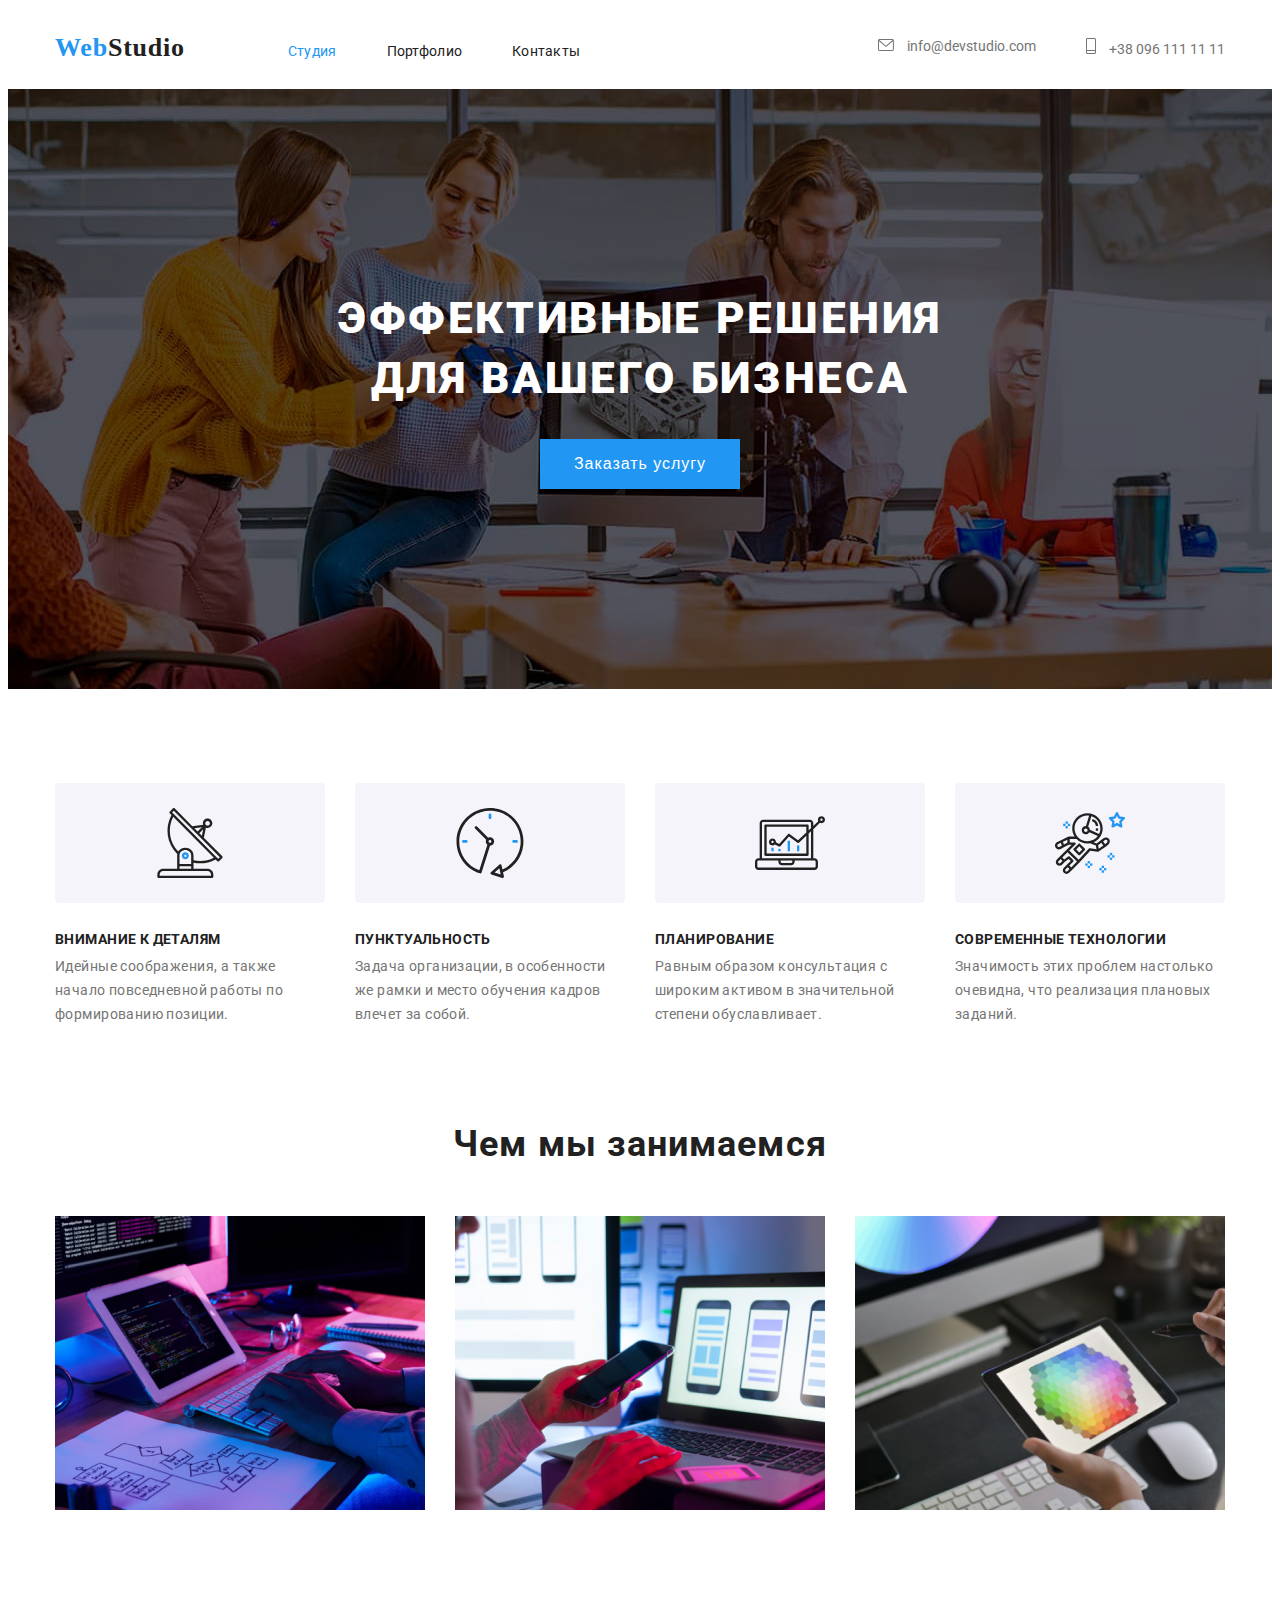
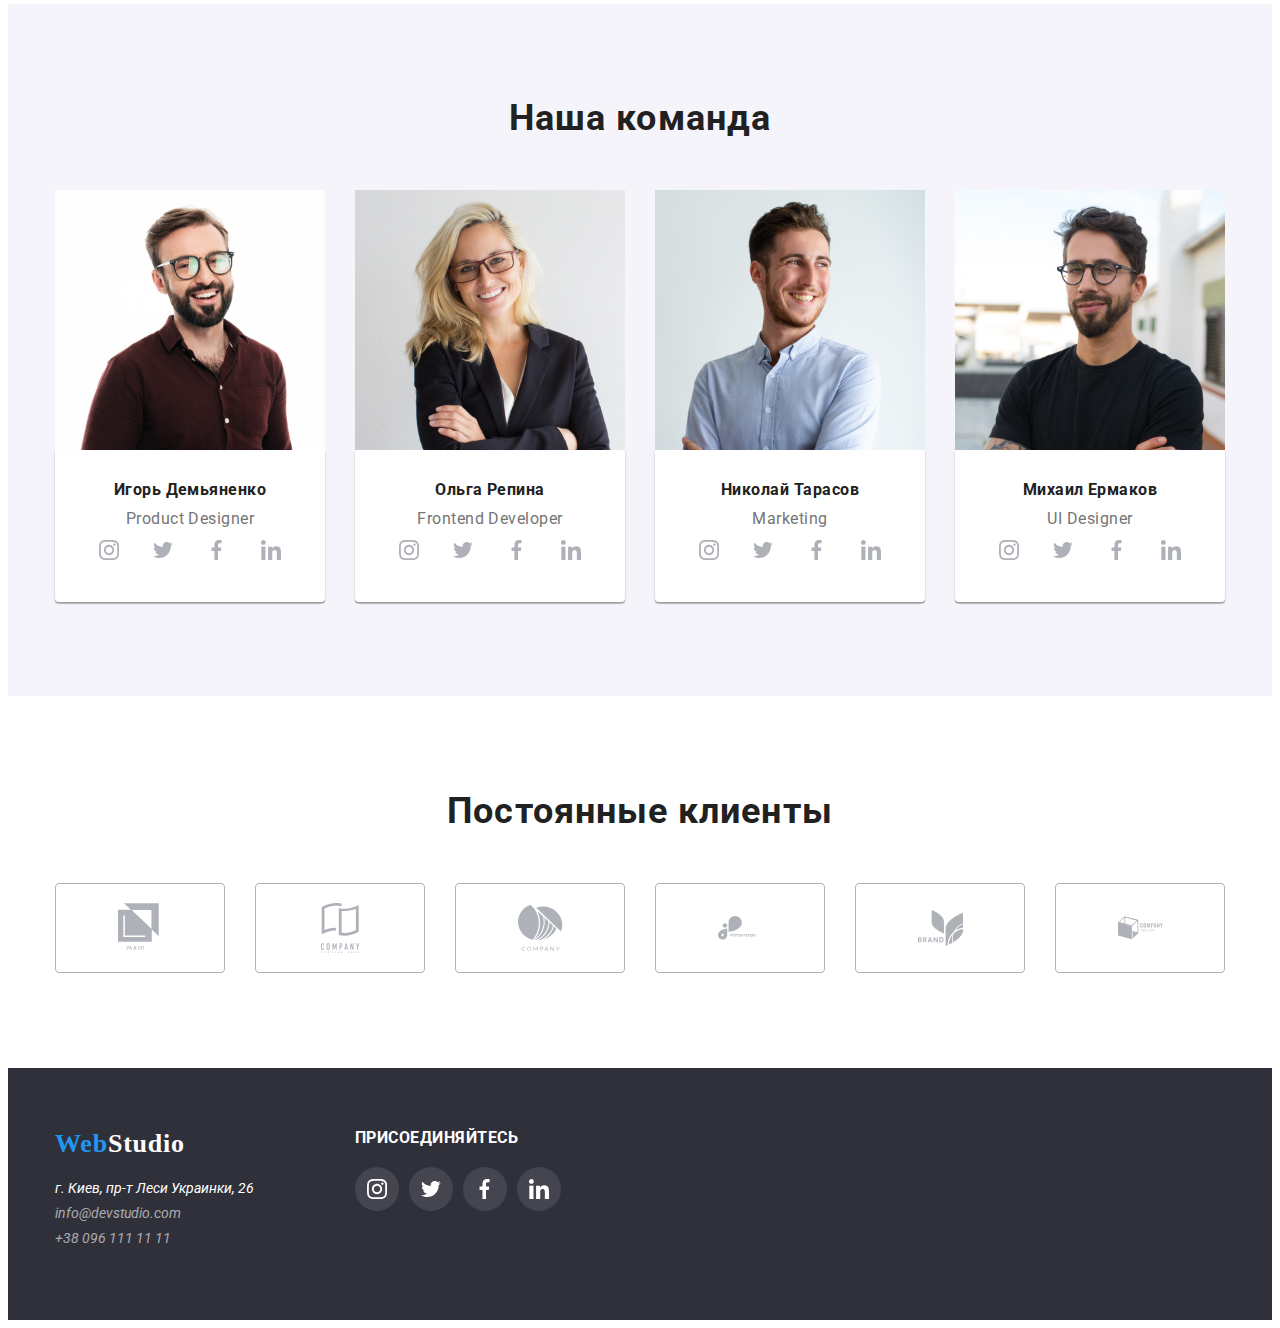
<file: index.html>
<!DOCTYPE html>
<html lang="ru">
  <head>
    <meta charset="UTF-8"/>
    <meta name="viewport" content="width=device-width, initial-scale=1.0"/>
    <title>Web Studio</title>
    <link rel="stylesheet" href="photo"/>
    <link rel="stylesheet" href="https://cdnjs.cloudflare.com/ajax/libs/modern-normalize/1.0.0/modern-normalize.css" integrity="sha512-Zx6MlUMKSVJoQ+83OwhdILe8cSEsCzfqThJd7J/VA2UrK6Ctj85p+xzqfyuNXE5B1k25uUdmJ2OzItbBy9GHAQ==" crossorigin="anonymous" />
    <link rel="stylesheet" href="portfolio.html">
    <link href="https://fonts.googleapis.com/css2?family=Roboto:wght@500&display=swap" rel="stylesheet">
    <link rel="stylesheet" href="css/style.css">
  </head>
  <body>
    <header class="header">
      <div class="container header-container">
        <nav class="nav">
          <a href="./" class="logo"><span class="logo-blye">Web</span>Studio</a>
          <ul class="menu">
            <li class="focus-studio nav-text">
              <a href="#" class="link">Студия</a>
            </li>
            <li class="nav-text">
              <a href="portfolio.html" class="link">Портфолио</a>
            </li>
            <li class="nav-text">
              <a href="#contact" class="link">Контакты</a>
            </li>
          </ul>
        </nav>
        <ul class="nav-contact">
          <li class="link-contact">
            <a href="mailto:info@devstudio.com" class="link link-svg">
              <svg class="social-item-nav-svg">
                <use href="./photo/sprite/symbol-defs.svg#icon-mail"></use>
              </svg>
            info@devstudio.com</a>
          </li>
          <li class="link-contact">
            <a href="tel:+380961111111" class="link link-svg"> 
              <svg class="social-item-nav-svg phone-svg">
                <use href="./photo/sprite/symbol-defs.svg#icon-phone"></use>
              </svg>
            +38 096 111 11 11</a>
          </li>
        </ul>
      </div>
    </header>
    <main>
      <section class="hero">
        <div class="container">
          <div class="hero-box">
            <h1 class="hero-text">Эффективные решения для вашего бизнеса</h1>
            <button type="button" class="btn btn-text">Заказать услугу</button>
          </div>
        </div>
      </section>
      <section class="lesson-details">
        <div class="container">
          <ul class="ability">
            <li class="ability-box">
              <h3 class="ability-headlines">Внимание к деталям</h3>
              <p class="ability-text">
                Идейные соображения, а также начало повседневной работы по
                формированию позиции.
              </p>
            </li>
            <li class="ability-box">
              <h3 class="ability-headlines">Пунктуальность</h3>
              <p class="ability-text">
                Задача организации, в особенности же рамки и место обучения кадров
                влечет за собой.
              </p>
            </li>
            <li class="ability-box">
              <h3 class="ability-headlines">Планирование</h3>
              <p class="ability-text">
                Равным образом консультация с широким активом в значительной
                степени обуславливает.
              </p>
            </li>
            <li class="ability-box">
              <h3 class="ability-headlines">Современные технологии</h3>
              <p class="ability-text">
                Значимость этих проблем настолько очевидна, что реализация
                плановых заданий.
              </p>
            </li>
          </ul>
          <div class="our-occupation">
            <h2 class="classes">Чем мы занимаемся</h2>
            <ul class="gallery">
              <li class="photo-occupation">
                <img src="photo/img.jpg" alt="Програмирование" width="370" height="294"/>
              </li>
              <li class="photo-occupation">
                <img src="photo/img-2.jpg" alt="Стилизация" width="370" height="294"/>
              </li>
              <li class="photo-occupation">
                <img src="photo/img-3.jpg" alt="Дизайн" width="370" height="294"/>
              </li>
            </ul>
          </div>
        </div>
      </section>
      <section class="team">
        <div class="container">
          <h2 class="classes">Наша команда</h2>
          <ul class="team-photo">
            <li class="team-photo-item">
              <img src="photo/team/img-1.jpg" alt="Игорь Демьяненко" width="270" height="260"/>
              <div class="name-profession">
                <h3 class="name">Игорь Демьяненко</h3>
                <p class="profession">Product Designer</p>
                <ul class="social">
                  <li class="social-list"><a target="blank" class="social-link-svg" href="https://www.instagram.com">
                    <svg class="social-item-svg">
                      <use href="./photo/sprite/symbol-defs.svg#icon-instagram"></use>
                    </svg>  
                  </a></li>
                  <li class="social-list"><a target="blank" class="social-link-svg" href="https://twitter.com/home?lang=ru">
                    <svg class="social-item-svg">
                      <use href="./photo/sprite/symbol-defs.svg#icon-twitter"></use>
                    </svg>
                  </a></li>
                  <li class="social-list"><a target="blank" class="social-link-svg" href="https://twitter.com/home?lang=ru">
                    <svg class="social-item-svg">
                      <use href="./photo/sprite/symbol-defs.svg#icon-facebook"></use>
                    </svg>
                  </a></li>
                  <li class="social-list"><a target="blank" class="social-link-svg" href="https://www.linkedin.com">
                    <svg class="social-item-svg">
                      <use href="./photo/sprite/symbol-defs.svg#icon-linkedin"></use>
                    </svg>
                  </a></li>
                </ul> 
              </div>
            </li>
            <li class="team-photo-item">
              <img src="photo/team/img-2.jpg" alt="Ольга Репина" width="270" height="260"/>
              <div class="name-profession">
                <h3 class="name">Ольга Репина</h3>
                <p class="profession">Frontend Developer</p>
                <ul class="social">
                  <li class="social-list"><a target="blank" class="social-link-svg" href="https://www.instagram.com">
                    <svg class="social-item-svg">
                      <use href="./photo/sprite/symbol-defs.svg#icon-instagram"></use>
                    </svg>  
                  </a></li>
                  <li class="social-list"><a target="blank" class="social-link-svg" href="https://twitter.com/home?lang=ru">
                    <svg class="social-item-svg">
                      <use href="./photo/sprite/symbol-defs.svg#icon-twitter"></use>
                    </svg>
                  </a></li>
                  <li class="social-list"><a target="blank" class="social-link-svg" href="https://twitter.com/home?lang=ru">
                    <svg class="social-item-svg">
                      <use href="./photo/sprite/symbol-defs.svg#icon-facebook"></use>
                    </svg>
                  </a></li>
                  <li class="social-list"><a target="blank" class="social-link-svg" href="https://www.linkedin.com">
                    <svg class="social-item-svg">
                      <use href="./photo/sprite/symbol-defs.svg#icon-linkedin"></use>
                    </svg>
                  </a></li>
                </ul> 
              </div>
            </li>
            <li class="team-photo-item">
              <img src="photo/team/img-3.jpg" alt="Николай Тарасов" width="270" height="260"/>
              <div class="name-profession">
                <h3 class="name">Николай Тарасов</h3>
                <p class="profession">Marketing</p>
                <ul class="social">
                  <li class="social-list"><a target="blank" class="social-link-svg" href="https://www.instagram.com">
                    <svg class="social-item-svg">
                      <use href="./photo/sprite/symbol-defs.svg#icon-instagram"></use>
                    </svg>  
                  </a></li>
                  <li class="social-list"><a target="blank" class="social-link-svg" href="https://twitter.com/home?lang=ru">
                    <svg class="social-item-svg">
                      <use href="./photo/sprite/symbol-defs.svg#icon-twitter"></use>
                    </svg>
                  </a></li>
                  <li class="social-list"><a target="blank" class="social-link-svg" href="https://twitter.com/home?lang=ru">
                    <svg class="social-item-svg">
                      <use href="./photo/sprite/symbol-defs.svg#icon-facebook"></use>
                    </svg>
                  </a></li>
                  <li class="social-list"><a target="blank" class="social-link-svg" href="https://www.linkedin.com">
                    <svg class="social-item-svg">
                      <use href="./photo/sprite/symbol-defs.svg#icon-linkedin"></use>
                    </svg>
                  </a></li>
                </ul> 
              </div>
            </li>
            <li class="team-photo-item">
              <img src="photo/team/img-4.jpg" alt="Михаил Ермаков" width="270" height="260"/>
              <div class="name-profession">
                <h3 class="name">Михаил Ермаков</h3>
                <p class="profession">UI Designer</p>
                <ul class="social">
                  <li class="social-list"><a target="blank" class="social-link-svg" href="https://www.instagram.com">
                    <svg class="social-item-svg">
                      <use href="./photo/sprite/symbol-defs.svg#icon-instagram"></use>
                    </svg>  
                  </a></li>
                  <li class="social-list"><a target="blank" class="social-link-svg" href="https://twitter.com/home?lang=ru">
                    <svg class="social-item-svg">
                      <use href="./photo/sprite/symbol-defs.svg#icon-twitter"></use>
                    </svg>
                  </a></li>
                  <li class="social-list"><a target="blank" class="social-link-svg" href="https://twitter.com/home?lang=ru">
                    <svg class="social-item-svg">
                      <use href="./photo/sprite/symbol-defs.svg#icon-facebook"></use>
                    </svg>
                  </a></li>
                  <li class="social-list"><a target="blank" class="social-link-svg" href="https://www.linkedin.com">
                    <svg class="social-item-svg">
                      <use href="./photo/sprite/symbol-defs.svg#icon-linkedin"></use>
                    </svg>
                  </a></li>
                </ul> 
              </div>
            </li>
          </ul>
        </div>
      </section>
      <section class="clients-box">
        <div class="container">
          <h2 class="classes">Постоянные клиенты</h2>
          <ul class="clients-list">
            <li class="item-client"><a class="link-clients-svg" href="#">
              <svg class="clients-svg">
                <use href="./photo/sprite/symbol-defs.svg#icon-clients-1"></use>
              </svg>
            </a></li>
            <li class="item-client"><a class="link-clients-svg" href="#">
              <svg class="clients-svg">
                <use href="./photo/sprite/symbol-defs.svg#icon-clients-2"></use>
              </svg>
            </a></li>
            <li class="item-client"><a class="link-clients-svg" href="#">
              <svg class="clients-svg">
                <use href="./photo/sprite/symbol-defs.svg#icon-clients-3"></use>
              </svg>
            </a></li>
            <li class="item-client"><a class="link-clients-svg" href="#">
              <svg class="clients-svg">
                <use href="./photo/sprite/symbol-defs.svg#icon-clients-4"></use>
              </svg>
            </a></li>
            <li class="item-client"><a class="link-clients-svg" href="#">
              <svg class="clients-svg">
                <use href="./photo/sprite/symbol-defs.svg#icon-clients-5"></use>
              </svg>
            </a></li>
            <li><a class="link-clients-svg" href="#">
              <svg class="clients-svg">
                <use href="./photo/sprite/symbol-defs.svg#icon-clients-6"></use>
              </svg>
            </a></li>
          </ul>
        </div>
      </section>
    </main>
    <footer class="footer">
      <div class="container-footer">
        <div>
        <a href="./" class="logo"><span class="logo-blye">Web</span>Studio</a>
        <address class="address">
          <ul>
            <li>
              <a href="https://goo.gl/maps/VjD2412M1aLJkWsU9" class="map link">г. Киев, пр-т Леси Украинки, 26</a>
            </li>
            <li>
              <a href="mailto:info@devstudio.com" class="link contact">info@devstudio.com</a>
            </li>
            <li>
              <a href="tel:+380961111111" id="contact" class="link contact">+38 096 111 11 11</a>
            </li>
          </ul>
        </address>
      </div>
        <div class="box-footer">
          <h3 class="footer-clases">присоединяйтесь</h3>
          <ul class="social-footer">
            <li class="social-list-footer">
              <a target="blank" class="social-link-footer-svg" href="https://www.instagram.com">
              <svg class="social-item-footer-svg">
                <use  href="./photo/sprite/symbol-defs.svg#icon-instagram"></use>
              </svg>  
            </a></li>
            <li class="social-list-footer">
              <a target="blank" class="social-link-footer-svg" href="https://twitter.com/home?lang=ru">
              <svg class="social-item-footer-svg">
                <use href="./photo/sprite/symbol-defs.svg#icon-twitter"></use>
              </svg>
            </a></li>
            <li class="social-list-footer">
              <a target="blank" class="social-link-footer-svg" href="https://twitter.com/home?lang=ru">
              <svg class="social-item-footer-svg">
                <use href="./photo/sprite/symbol-defs.svg#icon-facebook"></use>
              </svg>
            </a></li>
            <li class="social-list-footer">
              <a target="blank" class="social-link-footer-svg" href="https://www.linkedin.com">
              <svg class="social-item-footer-svg">
                <use href="./photo/sprite/symbol-defs.svg#icon-linkedin"></use>
              </svg>
            </a></li>
          </ul> 
        </div>
      </div>
    </footer>
  </body>
</html>
</file>
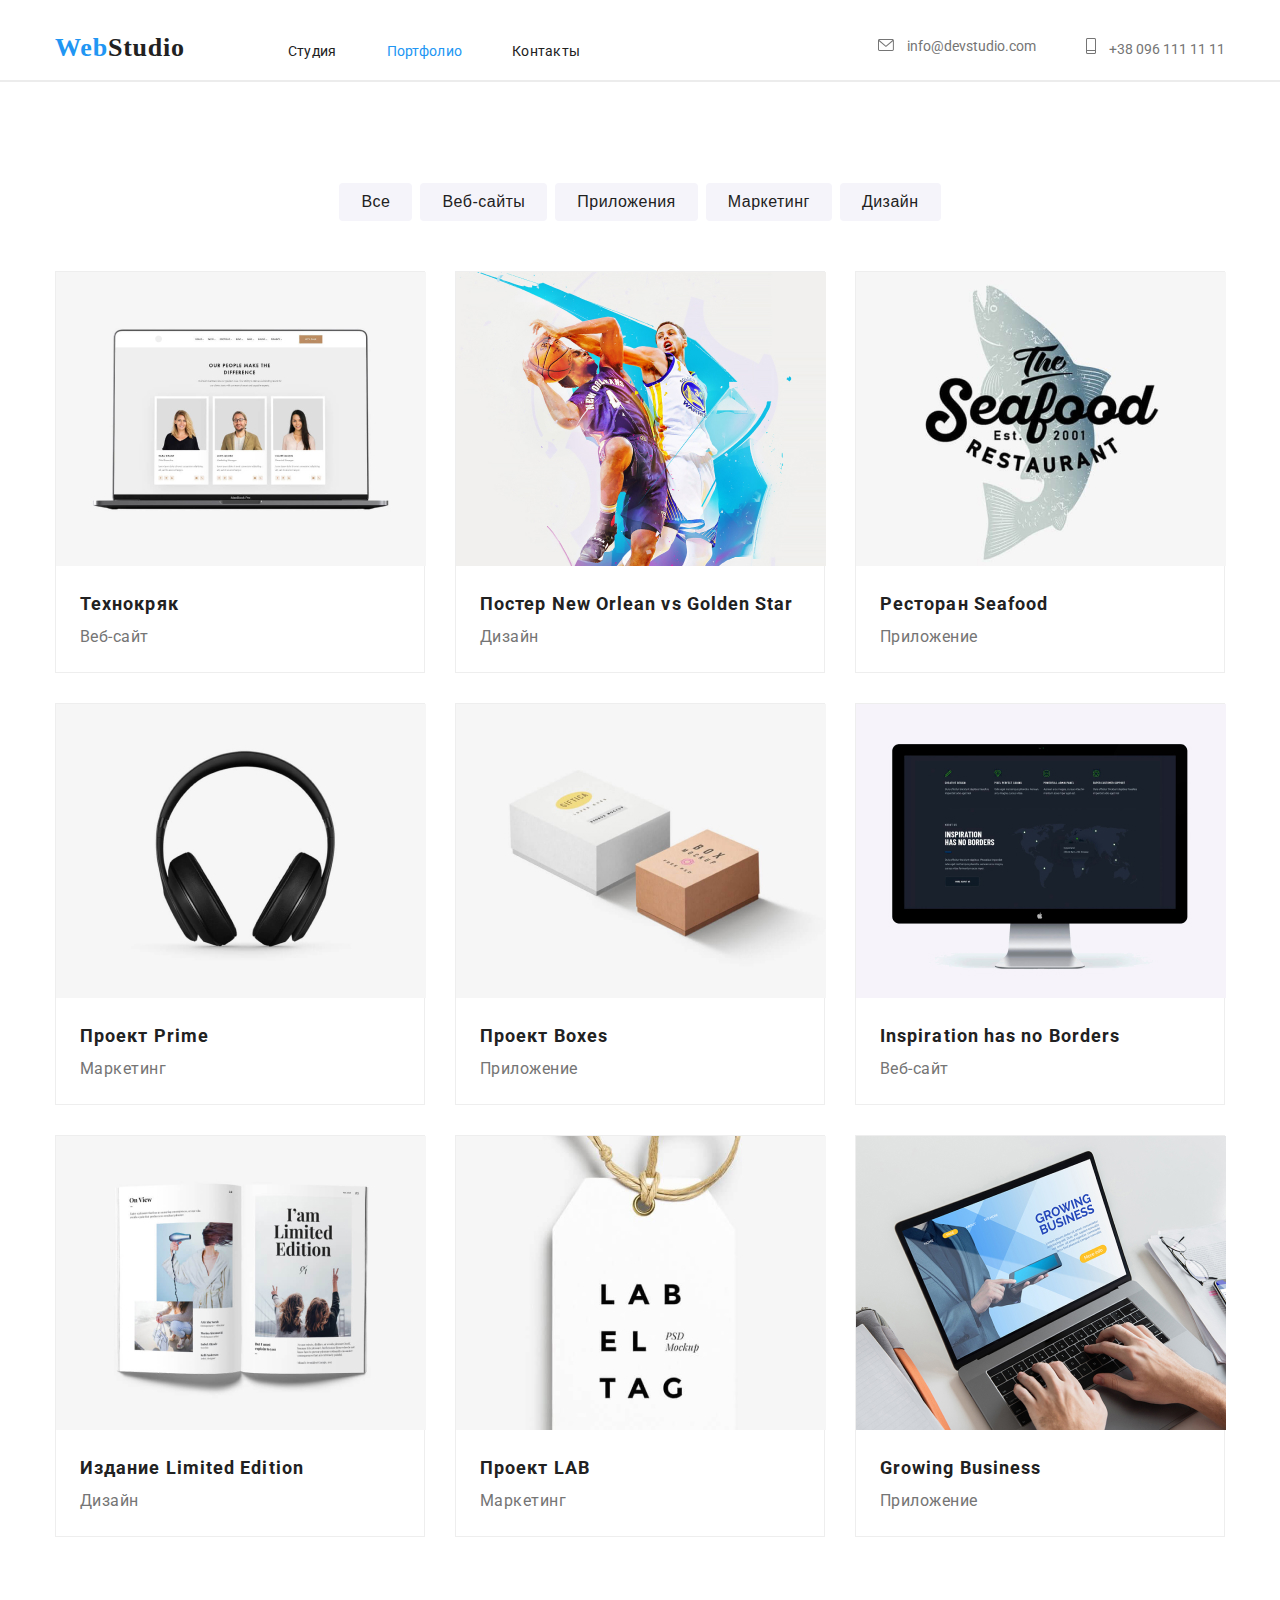
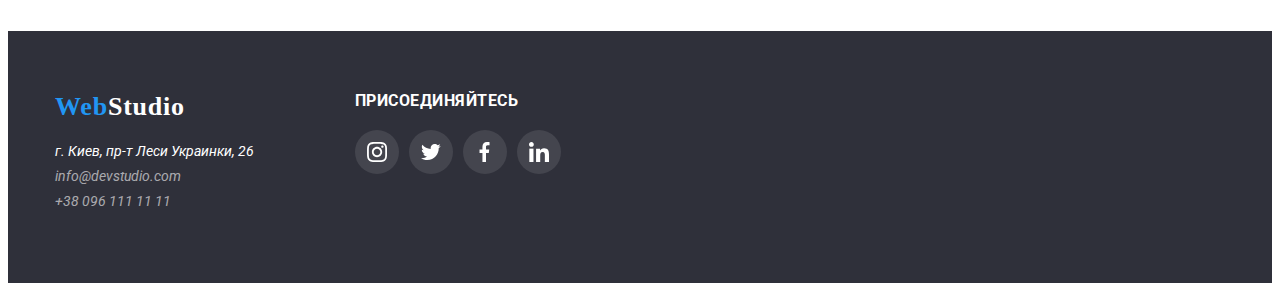
<file: portfolio.html>
<!DOCTYPE html>
<html lang="en">
<head>
  <meta charset="UTF-8">
  <meta name="viewport" content="width=device-width, initial-scale=1.0">
  <title>Портфолио</title>
  <link href="https://fonts.googleapis.com/css2?family=Roboto:wght@500&display=swap" rel="stylesheet">
  <link rel="stylesheet" href="https://cdnjs.cloudflare.com/ajax/libs/modern-normalize/1.0.0/modern-normalize.css" integrity="sha512-Zx6MlUMKSVJoQ+83OwhdILe8cSEsCzfqThJd7J/VA2UrK6Ctj85p+xzqfyuNXE5B1k25uUdmJ2OzItbBy9GHAQ==" crossorigin="anonymous" />
  <link rel="stylesheet" href="css/page.css">
</head>
<body>
  <header class="header">
    <div class="container header-container">
      <nav class="nav">
        <a href="./" class="logo"><span class="logo-blye">Web</span>Studio</a>
        <ul class="menu">
          <li class="nav-text">
            <a href="index.html" class="link">Студия</a>
          </li>
          <li class="focus-studio nav-text">
            <a href="#" class="link">Портфолио</a>
          </li>
          <li class="nav-text">
            <a href="#contact" class="link">Контакты</a>
          </li>
        </ul>
      </nav>
      <ul class="nav-contact">
        <li class="link-contact">
          <a href="mailto:info@devstudio.com" class="link link-svg">
            <svg class="social-item-nav-svg">
              <use href="./photo/sprite/symbol-defs.svg#icon-mail"></use>
            </svg>
          info@devstudio.com</a>
        </li>
        <li class="link-contact">
          <a href="tel:+380961111111" class="link link-svg"> 
            <svg class="social-item-nav-svg phone-svg">
              <use href="./photo/sprite/symbol-defs.svg#icon-phone"></use>
            </svg>
          +38 096 111 11 11</a>
        </li>
      </ul>
    </div>
  </header>
  <div class="line"></div>
  <main class="main">
      <ul class="btn"> 
        <li class="button"><button type="button" class="services">Все</button></li>
        <li class="button"><button type="button" class="services">Веб-сайты</button></li>
        <li class="button"><button type="button" class="services">Приложения</button></li>
        <li class="button"><button type="button" class="services">Маркетинг</button></li>
        <li class="button"><button type="button" class="services">Дизайн</button></li>
      </ul>
      <section>
        <div class="container">
          <ul class="gallery">
            <li class="photo">
              <img src="photo/page/img.jpg" alt="Технокряк" width="370px" height="294px">
              <div class="containret-text-photo">
                <h3 class="text-photo">Технокряк</h3>
                <p class="text-photo-gray">Веб-сайт</p>
              </div>
            </li>
            <li class="photo">
              <img src="photo/page/img-2.jpg" alt="Постер New Orlean vs Golden Star" width="370px" height="294px">
              <div class="containret-text-photo">
                <h3 class="text-photo">Постер New Orlean vs Golden Star</h3>
                <p class="text-photo-gray">Дизайн</p>
              </div>
            </li>
            <li class="photo">
              <img src="photo/page/img-3.jpg" alt="Ресторан Seafood" width="370px" height="294px">
              <div class="containret-text-photo">
                <h3 class="text-photo">Ресторан Seafood</h3>
                <p class="text-photo-gray">Приложение</p>
              </div>
            </li>
            <li class="photo">
              <img src="photo/page/img-4.jpg" alt="Проект Prime" width="370px" height="294px">
              <div class="containret-text-photo">
                <h3 class="text-photo">Проект Prime</h3>
                <p class="text-photo-gray">Маркетинг</p>
              </div>
            </li>
            <li class="photo">
              <img src="photo/page/img-5.jpg" alt="Проект Boxes" width="370px" height="294px">
              <div class="containret-text-photo">
                <h3 class="text-photo">Проект Boxes</h3>
                <p class="text-photo-gray">Приложение</p>
              </div>
            </li>
            <li class="photo">
              <img src="photo/page/img-6.jpg" alt="Inspiration has no Borders" width="370px" height="294px">
              <div class="containret-text-photo">
                <h3 class="text-photo">Inspiration has no Borders</h3>
                <p class="text-photo-gray">Веб-сайт</p>
              </div>
            </li>
            <li class="photo">
              <img src="photo/page/img-7.jpg" alt="Издание Limited Edition" width="370px" height="294px">
              <div class="containret-text-photo">
                <h3 class="text-photo">Издание Limited Edition</h3>
                <p class="text-photo-gray">Дизайн</p>
              </div>
            </li>
            <li class="photo">
              <img src="photo/page/img-8.jpg" alt="Проект LAB" width="370px" height="294px">
              <div class="containret-text-photo">
                <h3 class="text-photo">Проект LAB</h3>
                <p class="text-photo-gray">Маркетинг</p>
              </div>
              </li>
              <li class="photo">
                <img src="photo/page/img-9.jpg" alt="Growing Business" width="370px" height="294px">
                <div class="containret-text-photo">
                  <h3 class="text-photo">Growing Business</h3>
                  <p class="text-photo-gray">Приложение</p>
                </div>
            </li>
          </ul>
        </div>
      </section>
  </main>
  <footer class="footer">
    <div class="container-footer">
      <div>
      <a href="./" class="logo"><span class="logo-blye">Web</span>Studio</a>
      <address class="address">
        <ul>
          <li>
            <a href="https://goo.gl/maps/VjD2412M1aLJkWsU9" class="map link">г. Киев, пр-т Леси Украинки, 26</a>
          </li>
          <li>
            <a href="mailto:info@devstudio.com" class="link contact">info@devstudio.com</a>
          </li>
          <li>
            <a href="tel:+380961111111" id="contact" class="link contact">+38 096 111 11 11</a>
          </li>
        </ul>
      </address>
    </div>
      <div class="box-footer">
        <h3 class="footer-clases">присоединяйтесь</h3>
        <ul class="social-footer">
          <li class="social-list-footer">
            <a target="blank" class="social-link-footer-svg" href="https://www.instagram.com">
            <svg class="social-item-footer-svg">
              <use  href="./photo/sprite/symbol-defs.svg#icon-instagram"></use>
            </svg>  
          </a></li>
          <li class="social-list-footer">
            <a target="blank" class="social-link-footer-svg" href="https://twitter.com/home?lang=ru">
            <svg class="social-item-footer-svg">
              <use href="./photo/sprite/symbol-defs.svg#icon-twitter"></use>
            </svg>
          </a></li>
          <li class="social-list-footer">
            <a target="blank" class="social-link-footer-svg" href="https://twitter.com/home?lang=ru">
            <svg class="social-item-footer-svg">
              <use href="./photo/sprite/symbol-defs.svg#icon-facebook"></use>
            </svg>
          </a></li>
          <li class="social-list-footer">
            <a target="blank" class="social-link-footer-svg" href="https://www.linkedin.com">
            <svg class="social-item-footer-svg">
              <use href="./photo/sprite/symbol-defs.svg#icon-linkedin"></use>
            </svg>
          </a></li>
        </ul> 
      </div>
    </div>
  </footer>
</body>
</html>
</file>
<file: css/style.css>
:root{
    --main-color-text-gray:#757575;
    --accent-color-blue: #2196F3; 
    --background-color-white: #FFFFFF;
    --secondary-color-black: #212121;
    --bg-color-sektion: #2F303A;
    --bg-btn-color-white-gray: #F5F4FA;
}

*,
*::before,
*::after {
    box-sizing: inherit;
}  

html{
    box-sizing: border-box;
}

body{
    font-family: 'roboto', 'sans-serif';
    font-size: 14px;
    color: var(--main-color-text-gray);
}

img{
    display: block;
    max-height: 100%;
    height: auto;
}

li{
    list-style: none;
}

h1, h2, h3, ul, p{
    margin: 0px;
    padding: 0px;
}

.container{
    width: 1200px;
    padding-left: 15px;
    padding-right: 15px;
    margin-right: auto;
    margin-left: auto;
}

.container-footer{
    display: flex;
    width: 1200px;
    padding-left: 15px;
    padding-right: 15px;
    margin-right: auto;
    margin-left: auto;
}





           /* header */

.header{
    padding-top: 24px;
    padding-bottom: 25px;
    align-items: center;
    display: flex;
}
           
.header .container{
    display: flex;
}

.header-container {
    display: flex;
    align-items: center;
    justify-content: flex-end;
}

.nav{
    margin-right: auto;
}

.menu{
    display: inline-flex;
    
}

.nav-contact{
    display: inline-flex;
   
}

.nav-text{
    color: var(--secondary-color-black);
    line-height: 1.142;
    letter-spacing: 0.02em;
    text-decoration: none;
    margin-right: 50px;
}    

.nav-text:last-child {
    margin-right: 0px;
}

.link-contact{
    margin-right: 50px;
}

.link-contact:last-child{
    margin-right: 0px;
}

.logo{
    font-family: 'raleway', 'sans-serif';
    color: var(--secondary-color-black);
    text-decoration: none;
    font-weight: bold;
    font-size: 26px;
    line-height: 1.23;
    letter-spacing: 0.03em;
    margin-right: 100px;
}

.logo-blye{
    color: var(--accent-color-blue);
}

.focus-studio.nav-text{
    color: var(--accent-color-blue);
}




            /* hero */

.hero{
    background-size: cover;
    background-repeat: no-repeat;
    background-color: var(--bg-color-sektion);
    width: auto;
    padding: 200px 0;
    background-image:linear-gradient(to right, rgba(0, 0, 0, 0.4),rgba(0, 0, 0, 0.4)), url(../photo/bg/Img-bg.jpg);
    background-position: center;
}

.hero-box{
    margin-left: auto;
    margin-right: auto;
    width: 630px;
    height: 200px;
    text-align: center;
}


.hero-text{
    color: var(--background-color-white);
    font-weight: 900;
    font-size: 44px;
    line-height: 1.36;
    letter-spacing: 0.06em;
    text-transform: uppercase;
    
}

.ability-headlines{
    color: var(--secondary-color-black);
    text-transform: uppercase;
    font-size: 14px;
    line-height: 0.875;
    letter-spacing: 0.03em; 
    margin-top: 30px; 
}

.ability-text{
    font-size: 14px;
    line-height: 1.714; 
    letter-spacing: 0.03em;
    width: 270px;
    height: 75px;
    margin-top: 10px;
}




            /* button */

.btn{
    background-color: var(--accent-color-blue);
    color: var(--background-color-white);
    width: 200px;
    height: 50px;  
    border: 0px;
    cursor: pointer;
}

.btn-text{
    font-size: 16px; 
    line-height: 1.875;
    letter-spacing: 0.06em;
    margin-top: 30px;
} 






        /* link */
.link{
    display: block;
    text-decoration: none;
    color: inherit;
}

.link:focus,
.link:hover {
    color: var(--accent-color-blue);
}

            /* наши плюхи */

.lesson-details{
    padding-top: 94px;
    padding-bottom: 94px;
}

.ability-box{
    margin-left: 30px;
    flex-basis: calc(100% / 4 - 30px);
}

.ability-box::before {
    content: '';
    display: block;
    background-color: var(--bg-btn-color-white-gray);
    height: 120px;
    border-radius: 4px;
    background-repeat: no-repeat;
    background-position: center;
}

.ability-box:nth-child(1)::before{
    background-image: url(../photo/sprite/lesson-details/Vector.svg);
}

.ability-box:nth-child(2)::before{
    background-image: url(../photo/sprite/lesson-details/Vector-2.svg);
}

.ability-box:nth-child(3)::before{
    background-image: url(../photo/sprite/lesson-details/Vector-3.svg);
}

.ability-box:nth-child(4)::before{
    background-image: url(../photo/sprite/lesson-details/astronaut.svg);
}

.ability-box:nth-child(4n + 1){
    margin-left: 0px;
}

.ability{
    display: flex;
    flex-wrap: wrap;
}





            /* чем мы занимаемся */

.classes{
    color: var(--secondary-color-black);
    text-align: center;
    font-size: 36px;
    line-height: 1.166;
    letter-spacing: 0.03em;
}

.our-occupation{
    margin-top: 94px;
}

.gallery{
    display: flex;
    flex-wrap: wrap;
}

.photo-occupation{
    margin-top: 50px;
    margin-left: 30px;
    flex-basis: calc(100% / 3 - 30px);
}

.photo-occupation:nth-child(3n + 1){
    margin-left: 0px;
}




            /* team */
            
.team{
    background: var(--bg-btn-color-white-gray);
    padding: 94px 0;
}

.team-photo{
    display: flex;
    flex-wrap: wrap;
}

.team-photo-item{
    margin-top: 50px;
    margin-left: 30px;
    flex-basis: calc(100% / 4 - 30px);  
}

.team-photo-item:nth-child(4n + 1){
    margin-left: 0px;
}

.name{
    text-align: center;
    font-size: 16px;
    line-height: 1.187;
    letter-spacing: 0.03em;
    color: var(--secondary-color-black);
}

.name-profession{
    background-color: var(--background-color-white);
    width: 270px;
    height: auto;
    padding-top: 30px;
    padding-bottom: 30px;
    border-radius: 0 0 4px 4px;
    box-shadow: 0px 1px 3px rgba(0, 0, 0, 0.12), 0px 1px 1px rgba(0, 0, 0, 0.14), 0px 2px 1px rgba(0, 0, 0, 0.2);
    
}

.profession{
    text-align: center;
    font-size: 16px;
    line-height: 1.187;
    letter-spacing: 0.03em;
    margin-top: 10px;
}





            /* footer */

.footer{
    background-color: var(--bg-color-sektion);
    height: 252px;
    padding-top: 60px;
}

.footer .logo{
    color: var(--background-color-white);
}

.address{
    width: 230px;
    margin-top: 20px;
}

.map{
    margin-bottom: 9px;
    color: var(--background-color-white);
}

.contact{
    margin-bottom: 9px;
    color: rgba(255, 255, 255, 0.6);
}

.box-footer{
    margin-left: 70px;
}

.social-item-nav-svg{
    height: 12px;
    width: 16px;
    fill: var(--main-color-text-gray);
    margin-right: 10px;
}



.social-link-svg{
    display: flex;
    width: 44px;
    height: 44px;
    border-radius: 50%;
    align-items: center;
    justify-content: center;
}

.social-link-svg:hover .social-item-svg,
.social-link-svg:focus .social-item-svg{
   fill: var(--background-color-white);
}

.social-link-svg:hover,
.social-link-svg:focus{
    background-color: var(--accent-color-blue);
}


.social-item-svg{
    width: 20px;
    height: 20px;
    fill: #AFB1B8;
}

.clients-box{
    padding-top: 95px;
    padding-bottom: 95px;
}

.clients-list{
    display: flex;
}

.clients-svg{
    width: 45px;
    height: 50px;
}

.link-clients-svg{
    margin-top: 50px;
    width: 170px;
    height: 90px;
    align-items: center;
    justify-content: center;
    display: flex;
    border: 1px solid #AFB1B8;
    border-radius: 4px;
    fill: #AFB1B8;
}

.link-clients-svg:focus .clients-svg ,
.link-clients-svg:hover .clients-svg{
    fill: var(--accent-color-blue);
}

.link-clients-svg:focus,
.link-clients-svg:hover{
    border: 1px solid var(--accent-color-blue);
}

.item-client{
    margin-right: 30px;
}


.social-list{
    margin-left: auto;
    margin-right: auto;
}

.social-list:not(:last-child){
    margin-right: 10px;
}

.social{
    display: flex;
    padding-left: 32px;
    padding-right: 32px;
}

.phone-svg{
    height: 16px;
    width: 10px;
    fill: var(--main-color-text-gray);
}

.link-svg:hover .social-item-nav-svg{
    fill: var(--accent-color-blue);
}

.social-item-footer-svg{
    width: 20px;
    height: 20px;
    fill: var(--background-color-white);
}

.social-list-footer{
    margin-left: auto;
    margin-right: auto;
    width: calc(100% - 150px / 6);
}


.social-link-footer-svg{
    display: flex;
    width: 44px;
    height: 44px;
    border-radius: 50%;
    align-items: center;
    justify-content: center;
    background-color: rgba(255, 255, 255, 0.1);
    margin-right: 10px;
}

.social-footer{
    display: flex;
    margin-top: 20px;
}

.social-link-footer-svg:hover,
.social-link-footer-svg:focus{
    background-color: var(--accent-color-blue);
}

.footer-clases{
    text-transform: uppercase;
    color: var(--background-color-white);
    font-weight: bold;
    font-size: 1.166;
    letter-spacing: 0.03em;
}
</file>
<file: css/page.css>
:root{
    --main-color-text-gray:#757575;
    --accent-color-blue: #2196F3; 
    --background-color-white: #FFFFFF;
    --secondary-color-black: #212121;
    --bg-color-sektion: #2F303A;
    --bg-btn-color-white-gray: #F5F4FA;
}

*,
*::before,
*::after {
    box-sizing: inherit;
}  

html{
    box-sizing: border-box;
}

body{
    font-family: 'roboto', 'sans-serif';
    font-size: 14px;
    color: var(--main-color-text-gray);
}

img{
    display: block;
    max-height: 100%;
    height: auto;
}

li{
    list-style: none;
}

h1, h2, h3, ul, p{
    margin: 0px;
    padding: 0px;
}

.container{
    width: 1200px;
    padding-left: 15px;
    padding-right: 15px;
    margin-right: auto;
    margin-left: auto;
}




        /* header */

.header{
    padding-top: 24px;
    padding-bottom: 25px;
    align-items: center;
    display: flex;
}
            
.header .container{
    display: flex;
}

.header-container {
    display: flex;
    align-items: center;
    justify-content: flex-end;
}

.nav{
    margin-right: auto;
}

.menu{
    display: inline-flex;
    
}

.nav-contact{
    display: inline-flex;
    
}

.nav-text{
    color: var(--secondary-color-black);
    line-height: 1.142;
    letter-spacing: 0.02em;
    text-decoration: none;
    margin-right: 50px;
}    

.nav-text:last-child {
    margin-right: 0px;
}

.link-contact{
    margin-right: 50px;
}

.link-contact:last-child{
    margin-right: 0px;
}

.social-item-nav-svg{
    height: 12px;
    width: 16px;
    fill: var(--main-color-text-gray);
    margin-right: 10px;
}

.link-svg:hover .social-item-nav-svg{
    fill: var(--accent-color-blue);
}

.logo{
    font-family: 'raleway', 'sans-serif';
    color: var(--secondary-color-black);
    text-decoration: none;
    font-weight: bold;
    font-size: 26px;
    line-height: 1.23;
    letter-spacing: 0.03em;
    margin-right: 100px;
}

.logo-blye{
    color: var(--accent-color-blue);
}

.line{
    position: absolute;
    width: 1600px;
    height: 0px;
    left: 0px;
    top: 80px;
    border: 1px solid #ECECEC;
}


.focus-studio.nav-text{
    color: var(--accent-color-blue);
}

.phone-svg{
    height: 16px;
    width: 10px;
    fill: var(--main-color-text-gray);
}



        /* link */

.link{
    text-decoration: none;
    color: inherit;
}

.link:focus,
.link:hover{
    color: var(--accent-color-blue);
}

    /* button */
    
.services{
    color: var(--secondary-color-black);
    background-color: var(--bg-btn-color-white-gray);
    font-size: 16px;
    line-height: 1.62;
    letter-spacing: 0.03em;
    border-radius: 4px;
    padding: 6px 22px; 
    border: none; 
    outline: none;  
} 

.btn{
    display: flex;
    flex-wrap: wrap;
    justify-content: center;
}

.button:not(:last-child){
    margin-right: 8px;
}

.services:hover{
    background-color: var(--accent-color-blue);
    color: var(--background-color-white);
}

    /* main */

.main{
    padding-top: 94px;
    padding-bottom: 94px;
}

.gallery{
    display: flex;
    flex-wrap: wrap;
}

.photo{
    border: 1px solid #EEEEEE;
    width: 370px;
    height: auto;
    margin-top: 50px;
    flex-basis: calc(100% / 3 - 30px);

}

.photo:not(:nth-child(3n + 1)){
    margin-left: 30px;
}

.photo:nth-child(n + 4){
    margin-top: 30px;
}

.containret-text-photo{
    padding: 20px 24px;
}

.text-photo{
    color: var(--secondary-color-black);
    font-weight: bold;
    font-size: 18px;
    line-height: 2;
    letter-spacing: 0.06em;
}

.text-photo-gray{
    font-size: 16px;
    line-height: 1.87;
    letter-spacing: 0.03em;
}

    /* footer */

.footer{
    background-color: var(--bg-color-sektion);
    height: 252px;
    padding-top: 60px;
}

.footer .logo{
    color: var(--background-color-white);
}

.address{
    margin-top: 20px;
}

.map{
    color: var(--background-color-white);
}

.contact{
    color: rgba(255, 255, 255, 0.6);
}

.address li{
    margin-bottom: 9px;
}



.link-svg:hover .social-item-nav-svg{
    fill: var(--accent-color-blue);
}

.social-item-footer-svg{
    width: 20px;
    height: 20px;
    fill: var(--background-color-white);
}

.social-list-footer{
    margin-left: auto;
    margin-right: auto;
}


.social-link-footer-svg{
    display: flex;
    width: 44px;
    height: 44px;
    border-radius: 50%;
    align-items: center;
    justify-content: center;
    background-color: rgba(255, 255, 255, 0.1);
    margin-right: 10px;
}

.social-footer{
    display: flex;
    margin-top: 20px;
}

.social-link-footer-svg:hover,
.social-link-footer-svg:focus{
    background-color: var(--accent-color-blue);
}

.footer-clases{
    text-transform: uppercase;
    color: var(--background-color-white);
    font-weight: bold;
    font-size: 1.166;
    letter-spacing: 0.03em;
}

.container-footer{
    display: flex;
    width: 1200px;
    padding-left: 15px;
    padding-right: 15px;
    margin-right: auto;
    margin-left: auto;
}

.box-footer{
    margin-left: 70px;
}
</file>
